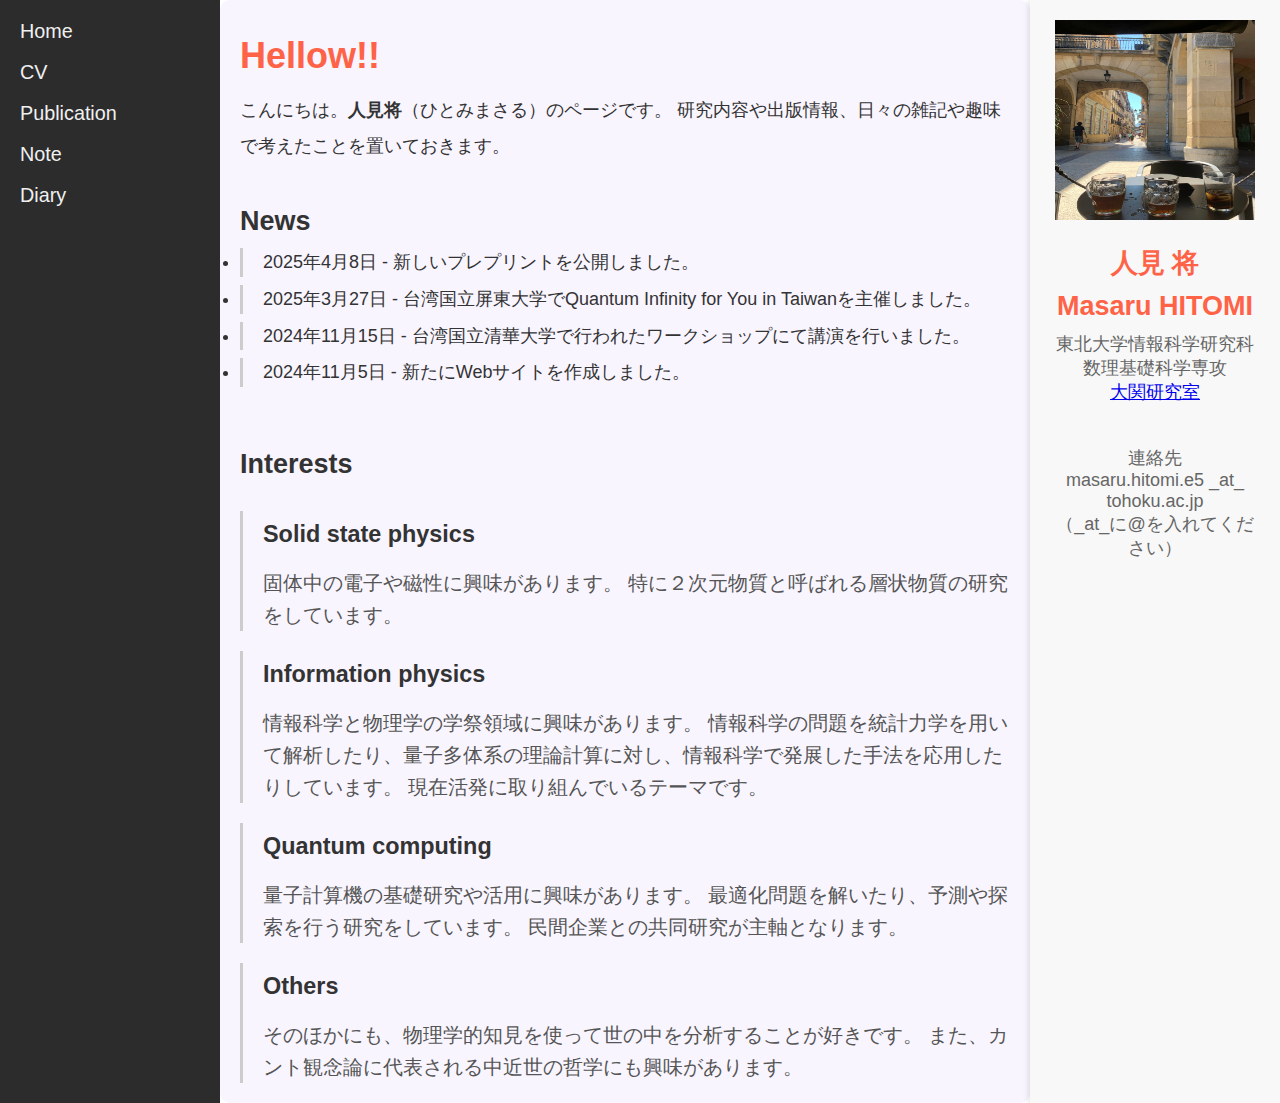
<file: index.html>
<!DOCTYPE html>
<html lang="ja">
<head>
    <!-- Google tag (gtag.js) -->
    <script async src="https://www.googletagmanager.com/gtag/js?id=G-682M34JX3N"></script>
    <script>
      window.dataLayer = window.dataLayer || [];
      function gtag(){dataLayer.push(arguments);}
      gtag('js', new Date());
    
      gtag('config', 'G-682M34JX3N');
    </script>
    
    <meta charset="UTF-8">
    <meta name="viewport" content="width=device-width, initial-scale=1.0">
    <title>My Personal Website</title>
    <link rel="stylesheet" href="stylesheet.css">
</head>
<body>
    <div class="container">
        <!-- サイドバー -->
        <aside class="sidebar">
            <nav>
                <ul>
                    <li><a href="index.html">Home</a></li>
                    <li><a href="cv.html">CV</a></li>
                    <li><a href="publication.html">Publication</a></li>
                    <li><a href="note.html">Note</a></li>
                    <li><a href="diary.html">Diary</a></li>
                </ul>
            </nav>
        </aside>


        <!-- メインコンテンツ -->
        <main class="content">
            <h1>Hellow!!</h1>
            <p>
                こんにちは。<b>人見将</b>（ひとみまさる）のページです。
                研究内容や出版情報、日々の雑記や趣味で考えたことを置いておきます。
            </p>


            <!-- News セクション -->
            <section class="news-section">
                <h2>News</h2>
                <ul id="news-list" class="news-list">
                    <!-- JavaScriptによって動的にニュース項目が追加されます -->
                </ul>
            </section>


            <!-- Interests セクション -->
            <section class="interests-section">
                <h2>Interests</h2>
                
                <!--サブセクション -->
                <div class="interest-subsection">
                    <h3>Solid state physics</h3>
                    <p>
                        固体中の電子や磁性に興味があります。
                        特に２次元物質と呼ばれる層状物質の研究をしています。
                    </p>
                </div>

                <!--サブセクション -->
                <div class="interest-subsection">
                    <h3>Information physics</h3>
                    <p>情報科学と物理学の学祭領域に興味があります。
                        情報科学の問題を統計力学を用いて解析したり、量子多体系の理論計算に対し、情報科学で発展した手法を応用したりしています。
                        現在活発に取り組んでいるテーマです。
                    </p>
                </div>

                <!--サブセクション -->
                <div class="interest-subsection">
                    <h3>Quantum computing</h3>
                    <p>
                        量子計算機の基礎研究や活用に興味があります。
                        最適化問題を解いたり、予測や探索を行う研究をしています。
                        民間企業との共同研究が主軸となります。
                    </p>
                </div>

                <!--サブセクション -->
                <div class="interest-subsection">
                    <h3>Others</h3>
                    <p>
                        そのほかにも、物理学的知見を使って世の中を分析することが好きです。
                        また、カント観念論に代表される中近世の哲学にも興味があります。
                    </p>
                </div>
            </section>
        </main>

        <!-- プロフィールセクション -->
        <aside class="profile">
            <img src="figures/myself.jpg" class="profile-img">
            <h1>人見 将</h1>
            <h1>Masaru HITOMI</h1>
            <p>東北大学情報科学研究科
                <br>
                    数理基礎科学専攻
                </br>
                <a href="https://altema.is.tohoku.ac.jp/" target="_blank">大関研究室</a>
                
            </p>
            <p><br></br></p>
            <p>連絡先
                <br>
                    masaru.hitomi.e5 _at_ tohoku.ac.jp
                </br>
            </p>
            <p>
                （_at_に@を入れてください）
            </p>
        </aside>
    </div>



    <script>
        // ニュースデータ
        const newsItems = [
            { date: '2025年4月8日', text: '新しいプレプリントを公開しました。' },
            { date: '2025年3月27日', text: '台湾国立屏東大学でQuantum Infinity for You in Taiwanを主催しました。' },
            { date: '2024年11月15日', text: '台湾国立清華大学で行われたワークショップにて講演を行いました。' },
            { date: '2024年11月5日', text: '新たにWebサイトを作成しました。' },
            // 追加のニュース項目はこの配列に追記します
        ];

        // ニュース項目を表示
        const newsList = document.getElementById('news-list');
        newsItems.forEach(item => {
            const li = document.createElement('li');
            li.textContent = `${item.date} - ${item.text}`;
            newsList.appendChild(li);
        });
    </script>
</body>
</html>
</file>
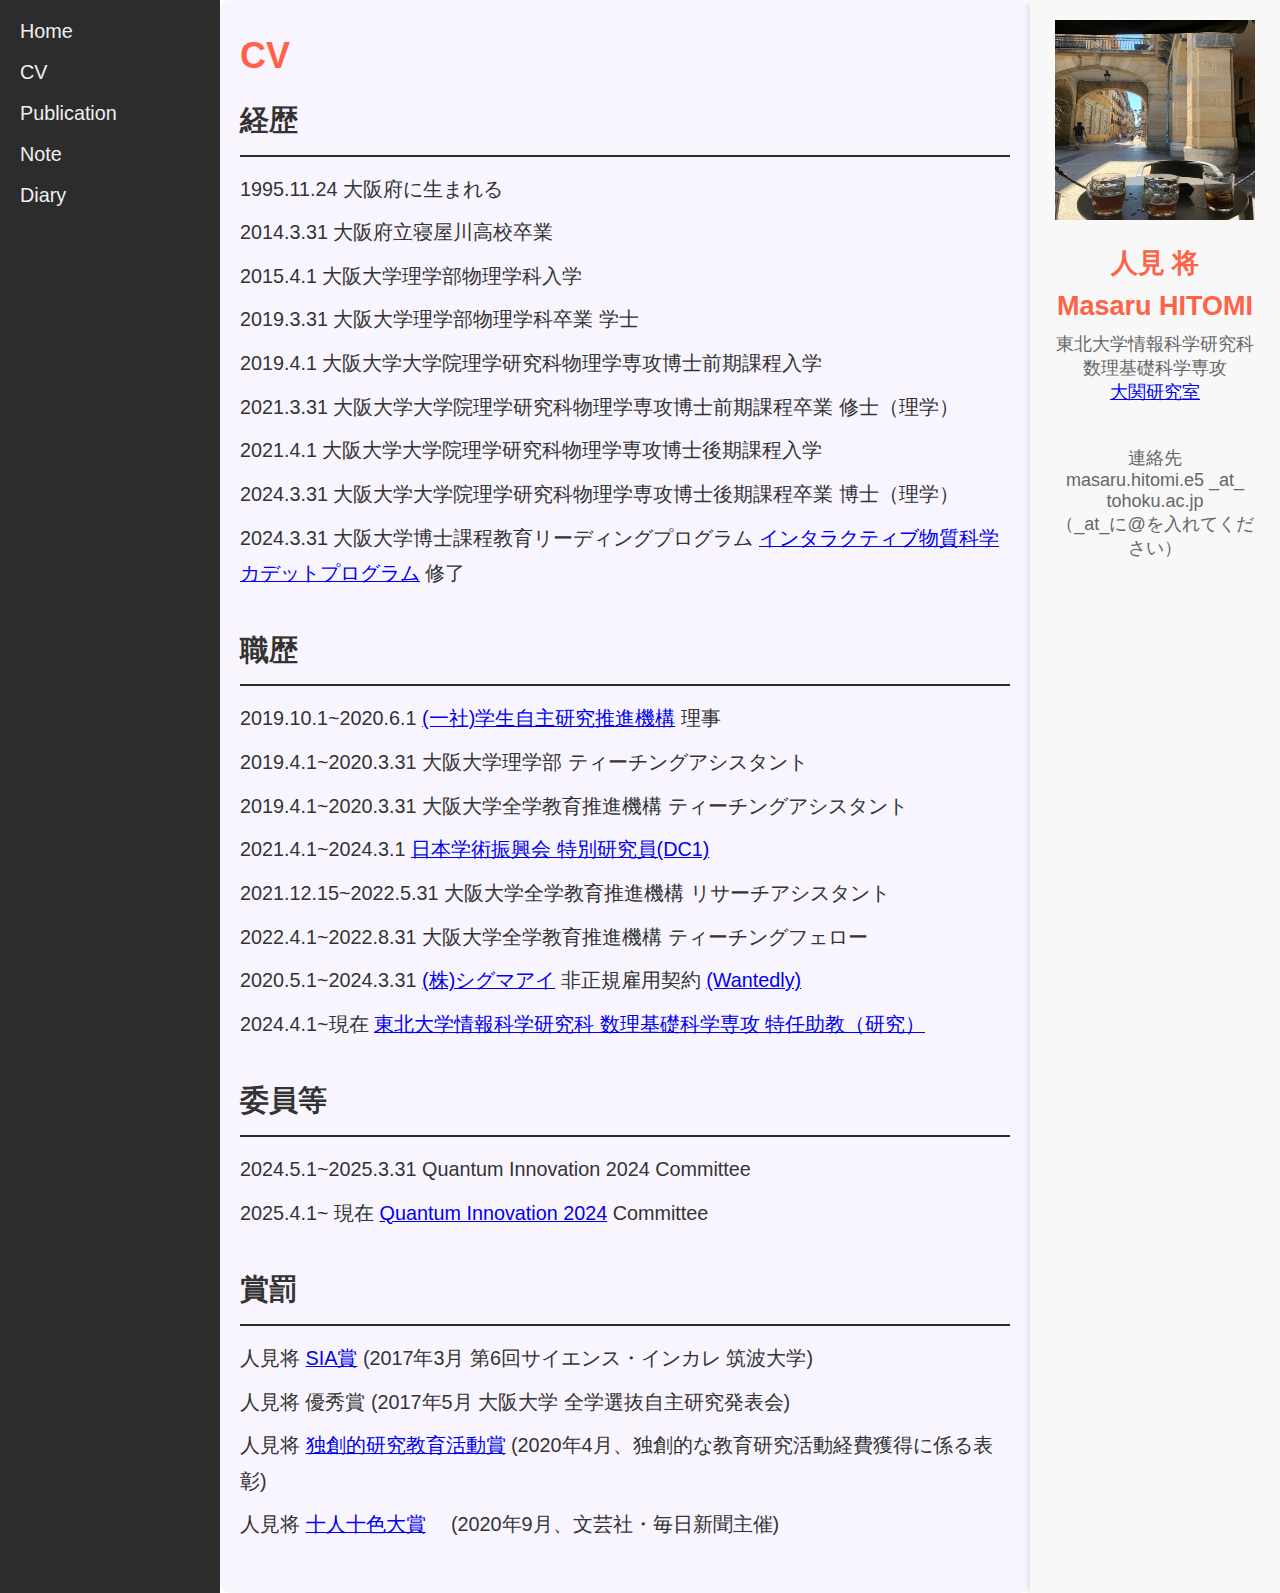
<file: cv.html>
<!DOCTYPE html>
<html lang="ja">
<head>
    <meta charset="UTF-8">
    <meta name="viewport" content="width=device-width, initial-scale=1.0">
    <title>CV</title>
    <link rel="stylesheet" href="stylesheet.css">
</head>
<body>
    <div class="container">
        <aside class="sidebar">
            <nav>
                <ul>
                    <li><a href="index.html">Home</a></li>
                    <li><a href="cv.html">CV</a></li>
                    <li><a href="publication.html">Publication</a></li>
                    <li><a href="note.html">Note</a></li>
                    <li><a href="diary.html">Diary</a></li>
                </ul>
            </nav>
        </aside>
        
        <main class="content">
            <h1>CV</h1>

            <!-- 経歴セクション -->
            <section class="cv-section">
                <h2>経歴</h2>
                <ul>
                    <li>1995.11.24 大阪府に生まれる</li>
                    <li>2014.3.31 大阪府立寝屋川高校卒業</li>
                    <li>2015.4.1 大阪大学理学部物理学科入学</li>
                    <li>2019.3.31 大阪大学理学部物理学科卒業  学士</li>
                    <li>2019.4.1 大阪大学大学院理学研究科物理学専攻博士前期課程入学</li>
                    <li>2021.3.31 大阪大学大学院理学研究科物理学専攻博士前期課程卒業  修士（理学）</li>
                    <li>2021.4.1 大阪大学大学院理学研究科物理学専攻博士後期課程入学</li>
                    <li>2024.3.31 大阪大学大学院理学研究科物理学専攻博士後期課程卒業  博士（理学）</li>
                    <li>2024.3.31 大阪大学博士課程教育リーディングプログラム 
                        <a href="https://www.msc.osaka-u.ac.jp/" target="_blank">インタラクティブ物質科学カデットプログラム</a> 
                        修了
                    </li>
                </ul>
            </section>

            <!-- 職歴セクション -->
            <section class="cv-section">
                <h2>職歴</h2>
                <ul>
                    <li>2019.10.1~2020.6.1 
                        <a href="https://www.sinaps.or.jp/" target="_blank">(一社)学生自主研究推進機構</a> 
                        理事
                    </li>
                    <li>2019.4.1~2020.3.31 大阪大学理学部 ティーチングアシスタント</li>
                    <li>2019.4.1~2020.3.31 大阪大学全学教育推進機構 ティーチングアシスタント</li>
                    <li>2021.4.1~2024.3.1 
                        <a href="https://www.jsps.go.jp/file/storage/general/j-pd/data/saiyo_ichiran/r03/dc1/r3_dc1.pdf" target="_blank">日本学術振興会 特別研究員(DC1)</a>
                    </li>
                    <li>2021.12.15~2022.5.31 大阪大学全学教育推進機構 リサーチアシスタント</li>
                    <li>2022.4.1~2022.8.31 大阪大学全学教育推進機構 ティーチングフェロー</li>
                    <li>2020.5.1~2024.3.31 
                        <a href="https://www.sigmailab.com/" target="_blank">(株)シグマアイ</a> 
                        非正規雇用契約  
                        <a href="https://www.wantedly.com/companies/company_588716/post_articles/433364" target="_blank">(Wantedly)</a>
                    </li>
                    <li>2024.4.1~現在 
                        <a href="https://altema.is.tohoku.ac.jp/" target="_blank">東北大学情報科学研究科 数理基礎科学専攻 特任助教（研究）</a>　
                    </li>
                </ul>
            </section>

            <!-- 経歴セクション -->
            <section class="cv-section">
                <h2>委員等</h2>
                <ul>
                    <li>2024.5.1~2025.3.31
                        <!-- <a href="https://quantum-innovation.riken.jp/" target="_blank">Quantum Innovation 2024</a>  -->
                        Quantum Innovation 2024
                        Committee
                    </li>
                    <li>2025.4.1~ 現在
                        <a href="https://quantum-innovation.riken.jp/QI2025.html" target="_blank">Quantum Innovation 2024</a> 
                        Committee
                    </li>
                </ul>
            </section>

            <!-- 賞罰セクション -->
            <section class="cv-section">
                <h2>賞罰</h2>
                <ul>
                    <li>
                        人見将 
                        <a href="https://www.sci.osaka-u.ac.jp/ja/info/6210/" target="_blank">SIA賞</a> 
                        (2017年3月 第6回サイエンス・インカレ 筑波大学)
                    </li>
                    <li>人見将 
                        優秀賞 
                        (2017年5月 大阪大学 全学選抜自主研究発表会)
                    </li>
                    <li>人見将 
                        <a href="https://www.msc.osaka-u.ac.jp/wp-content/uploads/2020/09/IMSC_Newsletter_24.pdf" target="_blank">独創的研究教育活動賞</a>  
                        (2020年4月、独創的な教育研究活動経費獲得に係る表彰)
                    </li>
                    <li>人見将 
                        <a href="https://www.bungeisha.co.jp/jinsei/result03.jsp" target="_blank">十人十色大賞</a>　
                        (2020年9月、文芸社・毎日新聞主催)
                    </li>
                </ul>
            </section>
        </main>


        <!-- プロフィールセクション -->
        <aside class="profile">
            <img src="figures/myself.jpg" class="profile-img">
            <h1>人見 将</h1>
            <h1>Masaru HITOMI</h1>
            <p>東北大学情報科学研究科
                <br>
                    数理基礎科学専攻
                </br>
                <a href="https://altema.is.tohoku.ac.jp/" target="_blank">大関研究室</a>
                
            </p>
            <p><br></br></p>
            <p>連絡先
                <br>
                    masaru.hitomi.e5 _at_ tohoku.ac.jp
                </br>
            </p>
            <p>
                （_at_に@を入れてください）
            </p>
        </aside>
    </div>
</body>
</html>
</file>
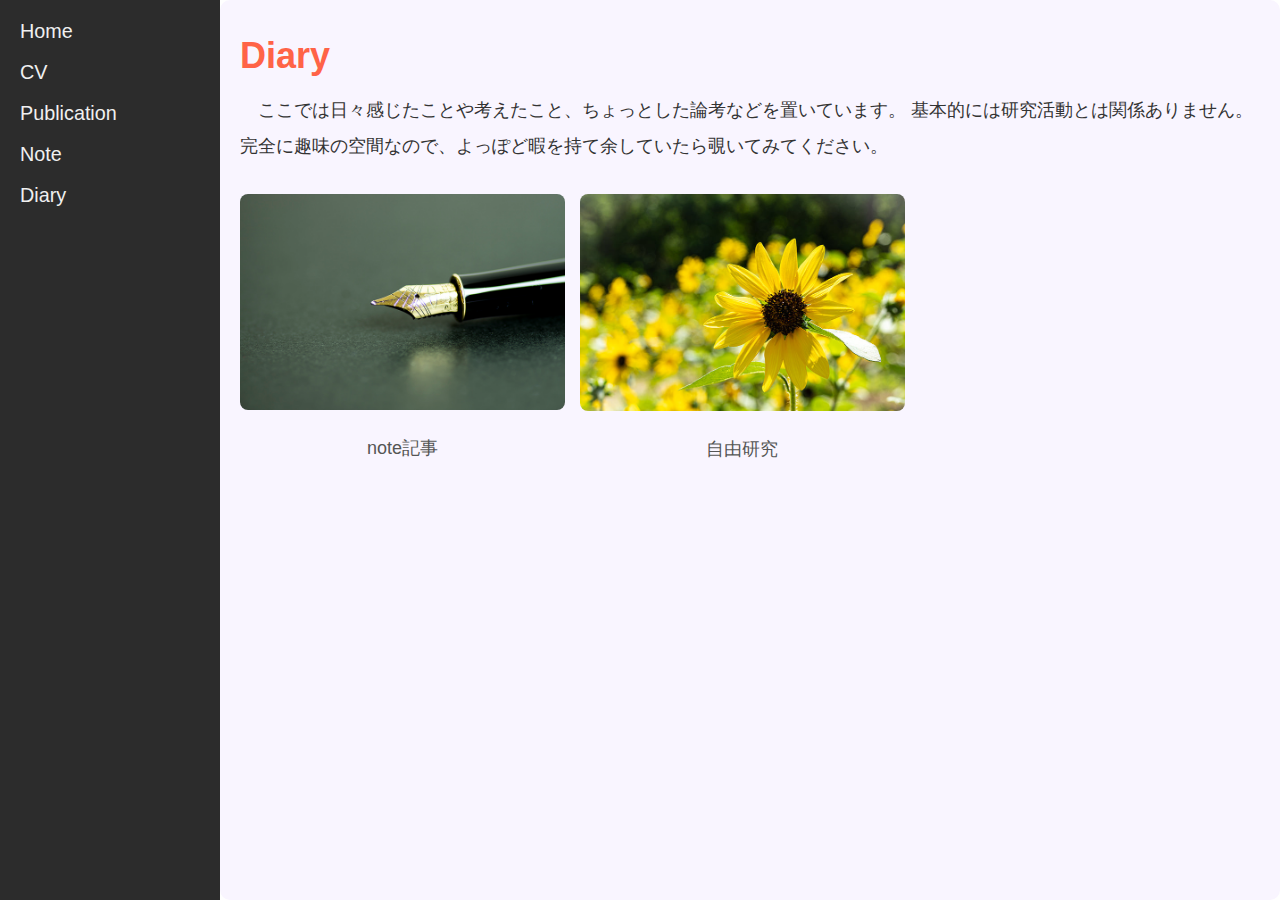
<file: diary.html>
<!DOCTYPE html>
<html lang="ja">
<head>
    <meta charset="UTF-8">
    <meta name="viewport" content="width=device-width, initial-scale=1.0">
    <title>Diary</title>
    <link rel="stylesheet" href="stylesheet.css">
</head>
<body>
    <div class="container">
        <aside class="sidebar">
            <nav>
                <ul>
                    <li><a href="index.html">Home</a></li>
                    <li><a href="cv.html">CV</a></li>
                    <li><a href="publication.html">Publication</a></li>
                    <li><a href="note.html">Note</a></li>
                    <li><a href="diary.html">Diary</a></li>
                </ul>
            </nav>
        </aside>

        <main class="content">
            <h1>Diary</h1>
            <p>
                　ここでは日々感じたことや考えたこと、ちょっとした論考などを置いています。
                基本的には研究活動とは関係ありません。完全に趣味の空間なので、よっぽど暇を持て余していたら覗いてみてください。
            </p>


            <section class="gallery">
                <ul class="gallery-list">
                    <!-- 各写真アイテム（リンク先と画像ファイルを指定） -->
                    <li>
                        <a href="https://note.com/masa_zakki/" target="_blank">
                            <img src="figures/note.jpg" alt="note記事">
                        </a>
                        <figcaption>note記事</figcaption>
                    </li>
                    <li>
                        <a href="freeresearch.html" target="_blank">
                            <img src="figures/himawari.jpg" alt="自由研究">
                        </a>
                        <figcaption>自由研究</figcaption>
                    </li>
                </ul>
            </section>
        </main>
    </div>
</body>
</html>
</file>
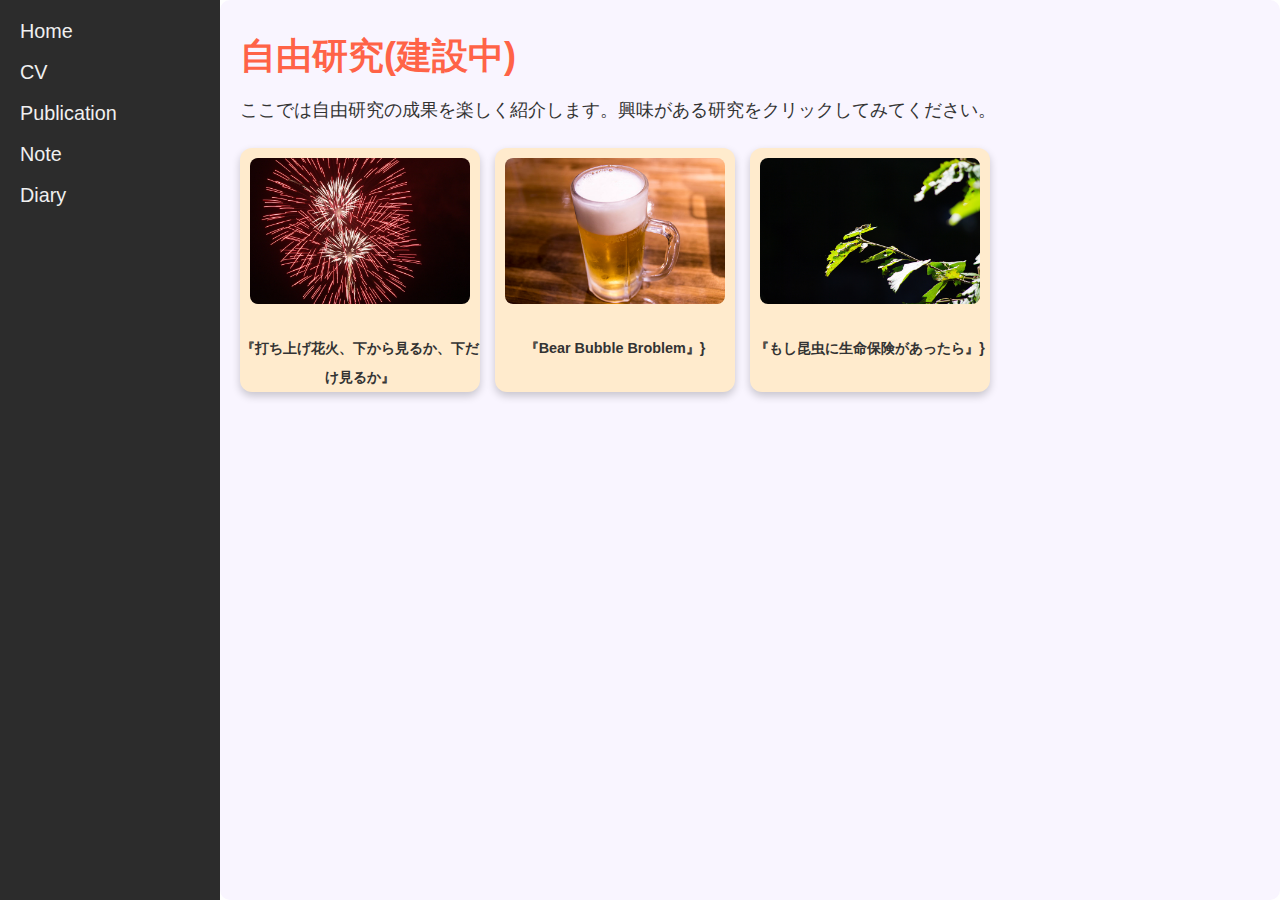
<file: freeresearch.html>
<!DOCTYPE html>
<html lang="ja">
<head>
    <meta charset="UTF-8">
    <meta name="viewport" content="width=device-width, initial-scale=1.0">
    <title>自由研究</title>
    <link rel="stylesheet" href="stylesheet.css">
</head>
<body>
    <div class="container">
        <!-- サイドバー -->
        <aside class="sidebar">
            <nav>
                <ul>
                    <li><a href="index.html">Home</a></li>
                    <li><a href="cv.html">CV</a></li>
                    <li><a href="publication.html">Publication</a></li>
                    <li><a href="note.html">Note</a></li>
                    <li><a href="diary.html">Diary</a></li>
                </ul>
            </nav>
        </aside>

        <!-- メインコンテンツ -->
        <main class="content">
            <h1>自由研究(建設中)</h1>
            <p>ここでは自由研究の成果を楽しく紹介します。興味がある研究をクリックしてみてください。</p>
            <section class="research-gallery">
                <ul class="research-list">
                    <li>
                        <a href="" target="_blank">
                            <figure>
                                <img src="figures/hanabi.jpg" alt="">
                            </figure>
                        </a>
                        <figcaption>『打ち上げ花火、下から見るか、下だけ見るか』</figcaption>
                    </li>
                    <li>
                        <a href="" target="_blank">
                            <figure>
                                <img src="figures/bear.jpg" alt="">
                            </figure>
                        </a>
                        <figcaption>『Bear Bubble Broblem』}</figcaption>
                    </li>
                    <li>
                        <a href="" target="_blank">
                            <figure>
                                <img src="figures/tombo.jpg" alt="">
                            </figure>
                        </a>
                        <figcaption>『もし昆虫に生命保険があったら』}</figcaption>
                    </li>
                </ul>
            </section>
        </main>
    </div>
</body>
</html>
</file>
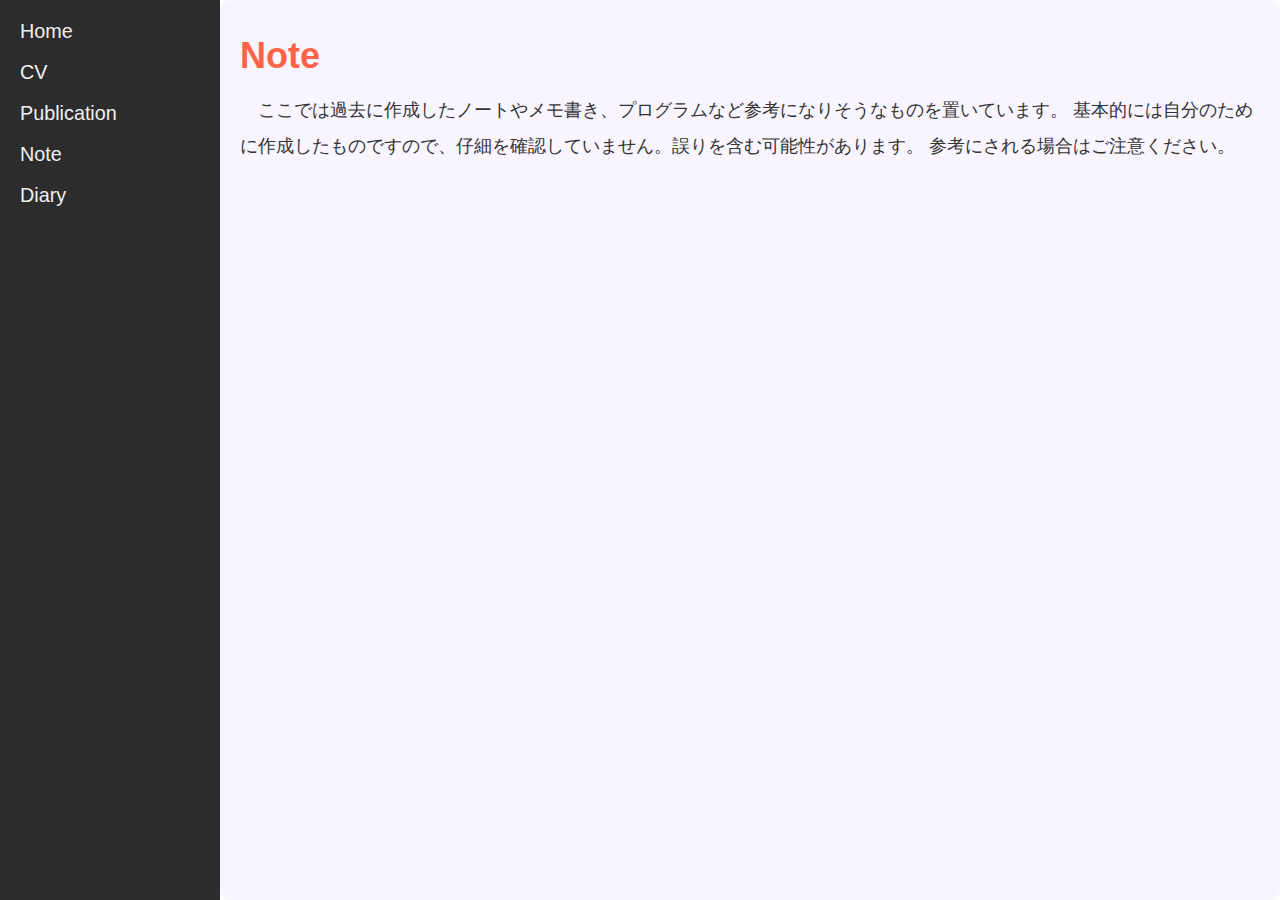
<file: note.html>
<!DOCTYPE html>
<html lang="ja">
<head>
    <meta charset="UTF-8">
    <meta name="viewport" content="width=device-width, initial-scale=1.0">
    <title>Note</title>
    <link rel="stylesheet" href="stylesheet.css">
</head>
<body>
    <div class="container">
        <aside class="sidebar">
            <nav>
                <ul>
                    <li><a href="index.html">Home</a></li>
                    <li><a href="cv.html">CV</a></li>
                    <li><a href="publication.html">Publication</a></li>
                    <li><a href="note.html">Note</a></li>
                    <li><a href="diary.html">Diary</a></li>
                </ul>
            </nav>
        </aside>

        <main class="content">
            <h1>Note</h1>
            <p>
                　ここでは過去に作成したノートやメモ書き、プログラムなど参考になりそうなものを置いています。
                基本的には自分のために作成したものですので、仔細を確認していません。誤りを含む可能性があります。
                参考にされる場合はご注意ください。
            </p>
        </main>
    </div>
</body>
</html>
</file>
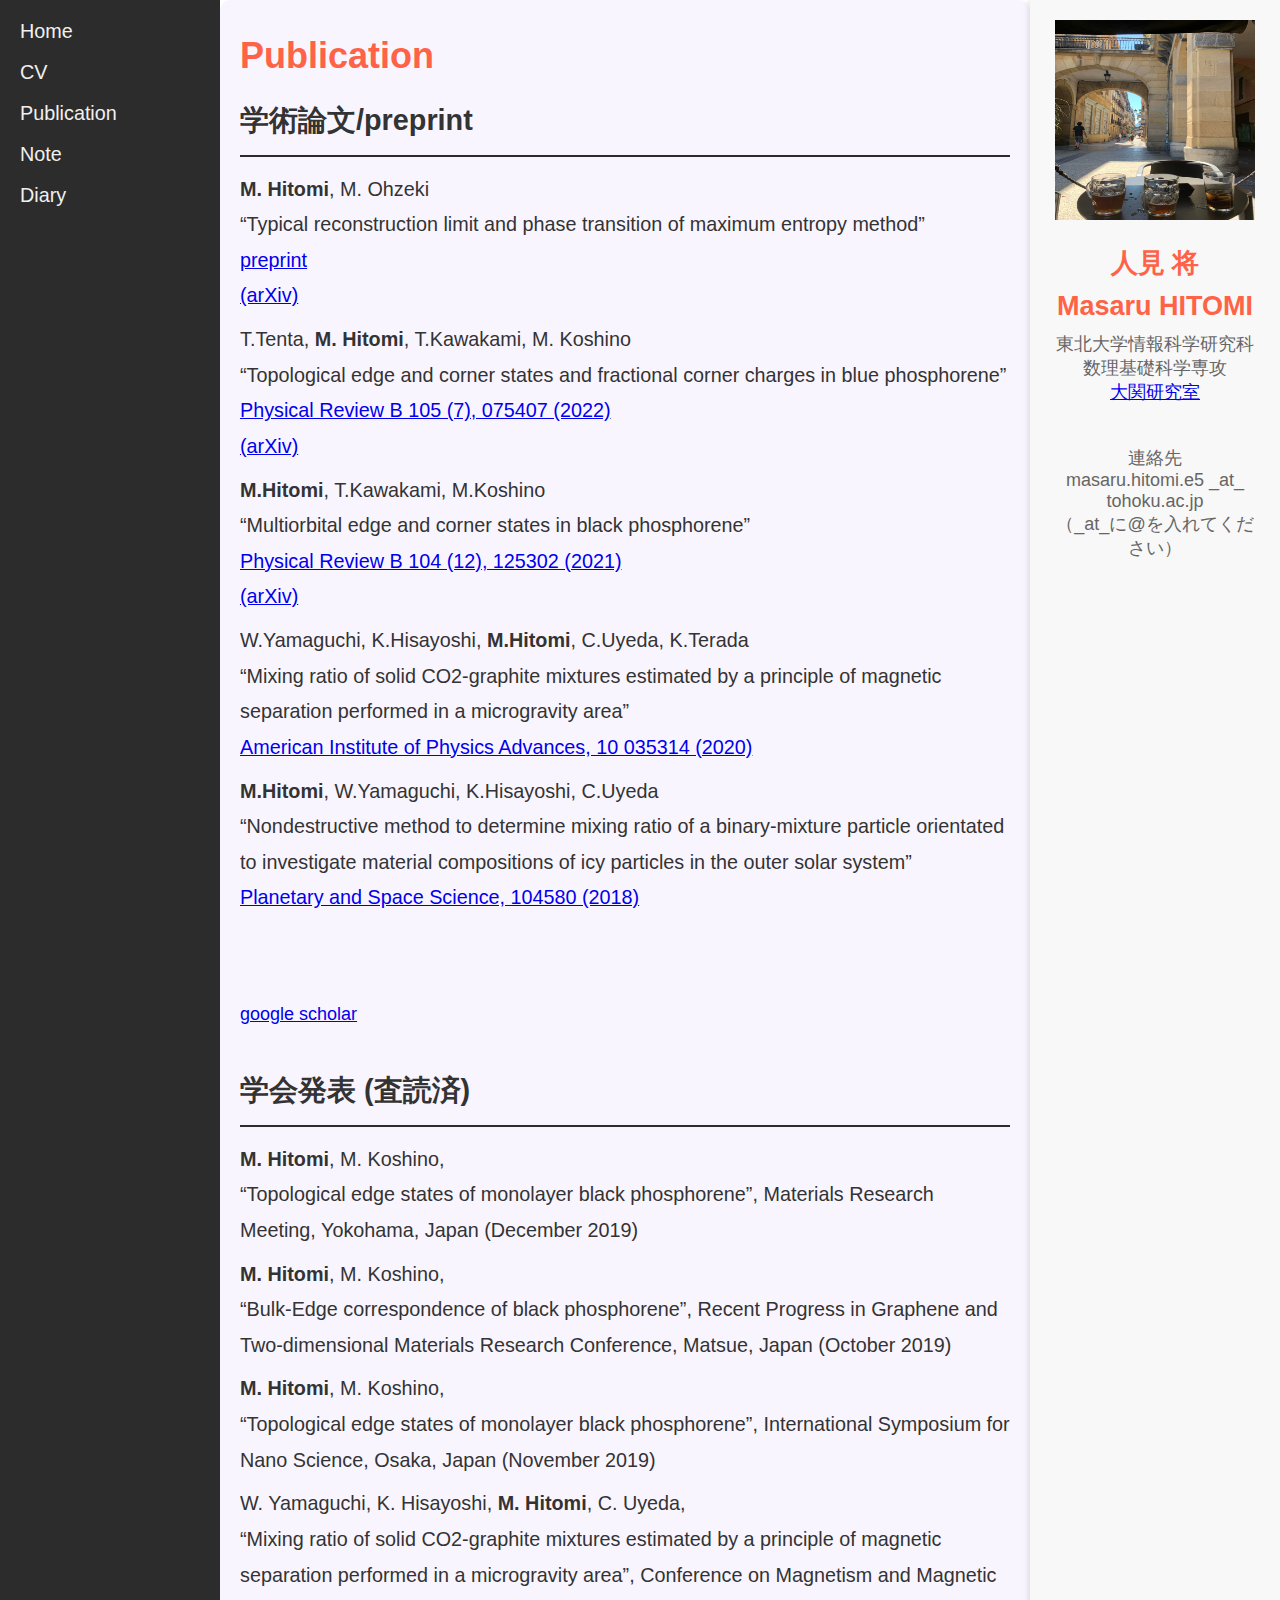
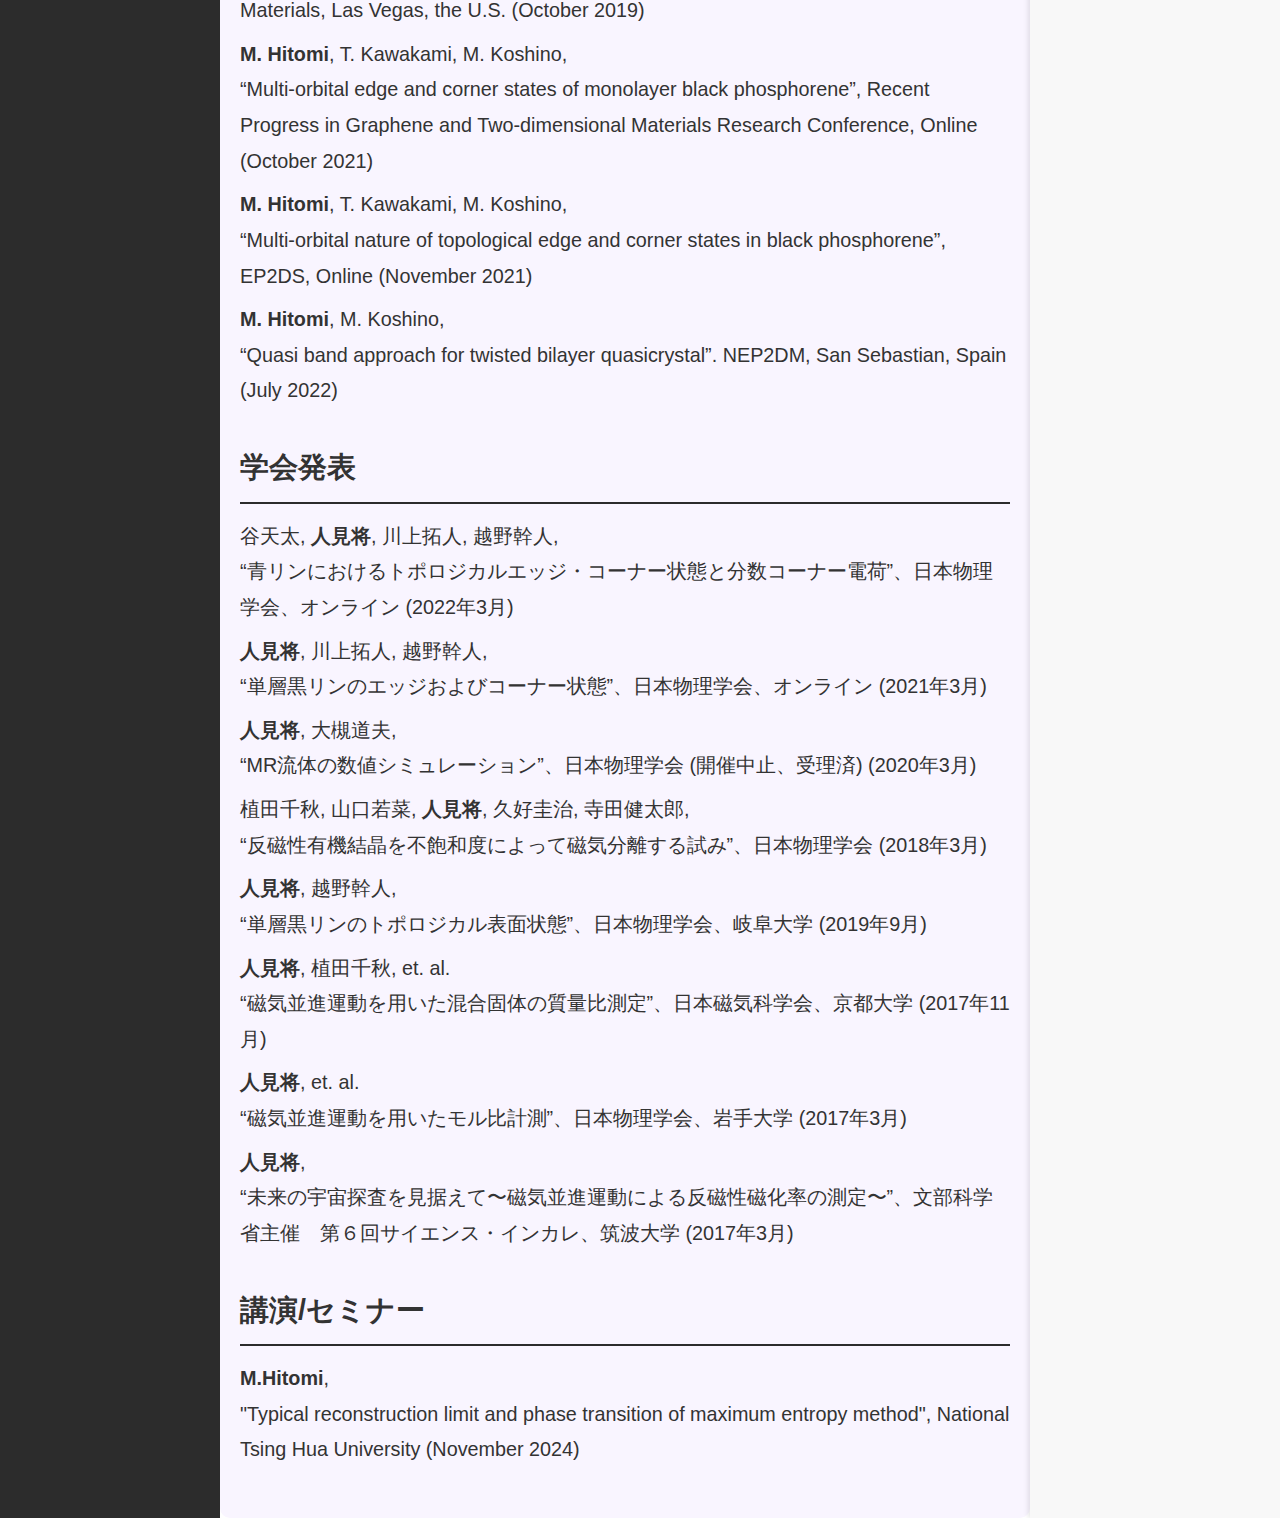
<file: publication.html>
<!DOCTYPE html>
<html lang="ja">
<head>
    <meta charset="UTF-8">
    <meta name="viewport" content="width=device-width, initial-scale=1.0">
    <title>Publication</title>
    <link rel="stylesheet" href="stylesheet.css">
</head>
<body>
    <div class="container">
        <aside class="sidebar">
            <nav>
                <ul>
                    <li><a href="index.html">Home</a></li>
                    <li><a href="cv.html">CV</a></li>
                    <li><a href="publication.html">Publication</a></li>
                    <li><a href="note.html">Note</a></li>
                    <li><a href="diary.html">Diary</a></li>
                </ul>
            </nav>
        </aside>



        <main class="content">
            <h1>Publication</h1>
            <!-- 学術論文セクション -->
            <section class="pub-section">
                <h2>学術論文/preprint</h2>
                <ul id="paper-list"></ul>
            
                <p><br></br>
                <a href="https://scholar.google.com/citations?user=wOO2ew0AAAAJ&hl=ja&oi=ao" target="_blank">
                    google scholar
                </a>
                </p>
            
                <script>
                const publications = [
                    {
                    authors: "<strong>M. Hitomi</strong>, M. Ohzeki",
                    title: "Typical reconstruction limit and phase transition of maximum entropy method",
                    link: "http://arxiv.org/abs/2504.03095",
                    journal: "preprint",
                    extra: '<a href="http://arxiv.org/abs/2504.03095" target="_blank">(arXiv)</a>'
                    },
                    {
                    authors: "T.Tenta, <strong>M. Hitomi</strong>, T.Kawakami, M. Koshino",
                    title: "Topological edge and corner states and fractional corner charges in blue phosphorene",
                    link: "https://journals.aps.org/prb/abstract/10.1103/PhysRevB.105.075407",
                    journal: "Physical Review B 105 (7), 075407 (2022)",
                    extra: '<a href="https://arxiv.org/abs/2112.11735" target="_blank">(arXiv)</a>'
                    },
                    {
                    authors: "<strong>M.Hitomi</strong>, T.Kawakami, M.Koshino",
                    title: "Multiorbital edge and corner states in black phosphorene",
                    link: "https://journals.aps.org/prb/abstract/10.1103/PhysRevB.104.125302",
                    journal: "Physical Review B 104 (12), 125302 (2021)",
                    extra: '<a href="https://arxiv.org/abs/2105.05402" target="_blank">(arXiv)</a>'
                    },
                    {
                    authors: "W.Yamaguchi, K.Hisayoshi, <strong>M.Hitomi</strong>, C.Uyeda, K.Terada",
                    title: "Mixing ratio of solid CO2-graphite mixtures estimated by a principle of magnetic separation performed in a microgravity area",
                    link: "https://pubs.aip.org/aip/adv/article/10/3/035314/1037596/Detection-of-mixing-ratio-of-binary-mixture",
                    journal: "American Institute of Physics Advances, 10 035314 (2020)"
                    },
                    {
                    authors: "<strong>M.Hitomi</strong>, W.Yamaguchi, K.Hisayoshi, C.Uyeda",
                    title: "Nondestructive method to determine mixing ratio of a binary-mixture particle orientated to investigate material compositions of icy particles in the outer solar system",
                    link: "https://www.sciencedirect.com/science/article/abs/pii/S0032063317305020",
                    journal: "Planetary and Space Science, 104580 (2018)"
                    }
                ];
            
                const list = document.getElementById("paper-list");
                publications.forEach(pub => {
                    const li = document.createElement("li");
                    li.innerHTML = `
                    ${pub.authors}<br>
                    “${pub.title}”<br>
                    <a href="${pub.link}" target="_blank">${pub.journal}</a>
                    ${pub.extra ? '<br>' + pub.extra : ''}
                    `;
                    list.appendChild(li);
                });
                </script>
            </section>
  



            <!-- 国際学会発表セクション -->
            <section class="pub-section">
                <h2>学会発表 (査読済)</h2>
                <ul>
                    <li><strong>M. Hitomi</strong>, M. Koshino, 
                        <br>
                            “Topological edge states of monolayer black phosphorene”, 
                            Materials Research Meeting, Yokohama, Japan (December 2019)
                        </br>
                    </li>
                    <li><strong>M. Hitomi</strong>, M. Koshino, 
                        <br>
                            “Bulk-Edge correspondence of black phosphorene”, 
                            Recent Progress in Graphene and Two-dimensional Materials Research Conference, Matsue, Japan (October 2019)
                        </br>
                    </li>
                    <li><strong>M. Hitomi</strong>, M. Koshino, 
                        <br>
                            “Topological edge states of monolayer black phosphorene”, 
                            International Symposium for Nano Science, Osaka, Japan (November 2019)
                        </br>
                    </li>
                    <li>W. Yamaguchi, K. Hisayoshi, <strong>M. Hitomi</strong>, C. Uyeda, 
                        <br>
                            “Mixing ratio of solid CO2-graphite mixtures estimated by a principle of magnetic separation performed in a microgravity area”, 
                            Conference on Magnetism and Magnetic Materials, Las Vegas, the U.S. (October 2019)
                        </br>
                    </li>
                    <li><strong>M. Hitomi</strong>, T. Kawakami, M. Koshino, 
                        <br>
                            “Multi-orbital edge and corner states of monolayer black phosphorene”, 
                            Recent Progress in Graphene and Two-dimensional Materials Research Conference, Online (October 2021)
                        </br>
                    </li>
                    <li><strong>M. Hitomi</strong>, T. Kawakami, M. Koshino, 
                        <br>
                            “Multi-orbital nature of topological edge and corner states in black phosphorene”, 
                            EP2DS, Online (November 2021)
                        </br>
                    </li>
                    <li><strong>M. Hitomi</strong>, M. Koshino, 
                        <br>
                            “Quasi band approach for twisted bilayer quasicrystal”. 
                            NEP2DM, San Sebastian, Spain (July 2022)
                        </br>
                    </li>
                </ul>
            </section>



            <!-- 国内学会発表セクション -->
            <section class="pub-section">
                <h2>学会発表</h2>
                <ul>
                    <li>谷天太, <strong>人見将</strong>, 川上拓人, 越野幹人, 
                        <br>
                            “青リンにおけるトポロジカルエッジ・コーナー状態と分数コーナー電荷”、日本物理学会、オンライン (2022年3月)
                        </br>
                    </li>
                    <li><strong>人見将</strong>, 川上拓人, 越野幹人, 
                        <br>
                            “単層黒リンのエッジおよびコーナー状態”、日本物理学会、オンライン (2021年3月)
                        </br>
                    </li>
                    <li><strong>人見将</strong>, 大槻道夫, 
                        <br>
                            “MR流体の数値シミュレーション”、日本物理学会 (開催中止、受理済) (2020年3月)
                        </br>
                    </li>
                    <li>植田千秋, 山口若菜, <strong>人見将</strong>, 久好圭治, 寺田健太郎, 
                        <br>
                            “反磁性有機結晶を不飽和度によって磁気分離する試み”、日本物理学会 (2018年3月)
                        </br>
                    </li>                    
                    <li><strong>人見将</strong>, 越野幹人, 
                        <br>
                            “単層黒リンのトポロジカル表面状態”、日本物理学会、岐阜大学 (2019年9月)
                        </br>
                    </li>
                    <li><strong>人見将</strong>, 植田千秋, et. al. 
                        <br>
                            “磁気並進運動を用いた混合固体の質量比測定”、日本磁気科学会、京都大学 (2017年11月)
                        </br>
                    </li>
                    <li><strong>人見将</strong>, et. al. 
                        <br>
                            “磁気並進運動を用いたモル比計測”、日本物理学会、岩手大学 (2017年3月)
                        </br>
                    </li>
                    <li><strong>人見将</strong>, 
                        <br>
                            “未来の宇宙探査を見据えて〜磁気並進運動による反磁性磁化率の測定〜”、文部科学省主催　第６回サイエンス・インカレ、筑波大学 (2017年3月)
                        </br>
                    </li>
                </ul>
            </section>



            <!-- 講演セクション -->
            <section class="pub-section">
                <h2>講演/セミナー</h2>
                <ul>
                    <li><strong>M.Hitomi</strong>, 
                        <br>
                            "Typical reconstruction limit and phase transition of maximum entropy method", 
                            National Tsing Hua University (November 2024)
                        </br>
                    </li>
                </ul>
            </section>
        </main>




        <!-- プロフィールセクション -->
        <aside class="profile">
            <img src="figures/myself.jpg" class="profile-img">
            <h1>人見 将</h1>
            <h1>Masaru HITOMI</h1>
            <p>東北大学情報科学研究科
                <br>
                    数理基礎科学専攻
                </br>
                <a href="https://altema.is.tohoku.ac.jp/" target="_blank">大関研究室</a>
                
            </p>
            <p><br></br></p>
            <p>連絡先
                <br>
                    masaru.hitomi.e5 _at_ tohoku.ac.jp
                </br>
            </p>
            <p>
                （_at_に@を入れてください）
            </p>
        </aside>
    </div>
</body>
</html>
</file>
<file: stylesheet.css>
/* 全体のスタイル設定 */

/* 基本スタイル（PC向け） */
body {
    font-size: 18px;
}
  
/* スマートフォン向けスタイル（画面幅600px以下） */
@media screen and (max-width: 600px) {
    body {
      font-size: 16px;
    }
    .container {
      width: 95%;
      margin: auto;
    }
}

img {
    max-width: 100%;
    height: auto;
}
  
table {
    width: 100%;
    overflow-x: auto;
    display: block;
}

  

* {
    margin: 0;
    padding: 0;
    box-sizing: border-box;
    font-family: 'Helvetica Neue', Arial, sans-serif;
}

/* 全体レイアウト */
.container {
    display: flex;
    min-height: 100vh;
}

/* サイドバーのスタイル */
.sidebar {
    width: 220px;
    background-color: #2c2c2c;
    color: #f0f0f0;
    padding: 20px;
}

.sidebar h2 {
    font-size: 1.5em;
    margin-bottom: 1em;
}

.sidebar ul {
    list-style: none;
}

.sidebar ul li {
    margin-bottom: 1em;
}

.sidebar ul li a {
    color: #f0f0f0;
    text-decoration: none;
    font-size: 1.1em;
    transition: color 0.3s;
}

.sidebar ul li a:hover {
    color: #a0a0a0;
}

/* メインコンテンツのスタイル */
.content {
    flex: 1;
    padding: 40px;
    background-color: #ffffff;
    color: #333333;
    line-height: 2.0;
    /* margin-bottom: 30px; */
}

/* NewsセクションとInterestsセクションのスタイル */
.news-section, .interests-section {
    margin-top: 30px;
}

/* NewsとInterests間の余白を調整 */
.interests-section {
    margin-top: 50px;  /* 上部の余白を増加 */
}

/* NewsセクションとInterestsセクションのスタイル */
.news-section, .interests-section {
    margin-top: 30px;
}

/* NewsとInterestsの間の余白を調整 */
.interests-section {
    margin-top: 50px;  /* 上部の余白を増加 */
}

/* Newsリスト項目のインデント */
.news-list li {
    padding-left: 20px;       /* 左側にインデントを追加 */
    border-left: 3px solid #cccccc; /* 左にラインを追加してインデントを強調（任意） */
    margin-bottom: 8px;       /* 各ニュース項目間に余白を追加 */
    line-height: 1.6;         /* 行間を調整して読みやすく */
}

/* Interestsセクションのサブセクションスタイル */
.interest-subsection {
    margin-top: 20px;
    padding-left: 20px;       /* 左側にインデントを追加 */
    border-left: 3px solid #cccccc; /* 左にラインを追加してインデントを強調（任意） */
}

.interest-subsection h3 {
    font-size: 1.3em;
    color: #333333;
    margin-bottom: 10px;
}

.interest-subsection p {
    font-size: 1.1em;
    line-height: 1.6;
    color: #555555;
}


/* プロフィールセクションのスタイル */
.profile {
    width: 250px;
    background-color: #f8f8f8;
    color: #333333;
    padding: 20px;
    text-align: center;
    box-shadow: -2px 0 5px rgba(0, 0, 0, 0.1);
}

.profile-img {
    width: 200px;
    height: 200px;
    /* border-radius: 50%; */
    margin-bottom: 20px;
}

.profile h1 {
    font-size: 1.5em;
    margin-bottom: 10px;
}

.profile p {
    font-size: 1em;
    color: #666666;
}

/* CVセクションのスタイル */
.cv-section {
    margin-bottom: 30px;
}

.cv-section h2 {
    font-size: 1.6em;
    border-bottom: 2px solid #2c2c2c;
    padding-bottom: 5px;
    margin-bottom: 15px;
}

.cv-section ul {
    list-style: none;
    padding-left: 0;
}

.cv-section li {
    font-size: 1.1em;
    line-height: 1.8;
    margin-bottom: 8px;
}

/* Publicationセクションのスタイル */
.pub-section {
    margin-bottom: 30px;
}

.pub-section h2 {
    font-size: 1.6em;
    border-bottom: 2px solid #2c2c2c;
    padding-bottom: 5px;
    margin-bottom: 15px;
}

.pub-section ul {
    list-style: none;
    padding-left: 0;
}

.pub-section li {
    font-size: 1.1em;
    line-height: 1.8;
    margin-bottom: 8px;
}



/* ギャラリー全体のスタイル */
.gallery {
    margin-top: 30px;
}

.gallery-list {
    display: flex;
    flex-wrap: wrap;  /* 行を超えた場合に折り返し */
    list-style: none;
    padding-left: 0;
    gap: 15px;  /* 各写真間のスペース */
}

.gallery-list li {
    flex: 1 1 calc(33.333% - 15px);  /* 横に3列並べる */
    max-width: calc(33.333% - 15px); /* 各写真の最大幅 */
}

.gallery-list li figure {
    margin: 0;
    padding: 0;
    text-align: center; /* 画像とキャプションを中央揃え */
}

.gallery-list li img {
    width: 100%;
    height: auto;
    border-radius: 8px;
    transition: transform 0.3s ease;
}

.gallery-list li img:hover {
    transform: scale(1.05);
}

/* キャプションのスタイル */
.gallery-list li figcaption {
    margin-top: 8px;          /* 画像とキャプションの間に余白 */
    font-size: 1em;
    color: #555555;
    text-align: center; /* キャプションを中央揃え */
}




/* 自由研究ページのスタイル */
.content {
    background-color: #f9f5ff; /* 明るい背景色 */
    padding: 20px;
    border-radius: 10px;
}

h1 {
    font-size: 2em;
    color: #ff6347; /* 明るくポップなタイトルカラー */
}
/* ギャラリー全体のスタイル */
.research-gallery {
    margin-top: 20px;
}

.research-list {
    display: flex;
    flex-wrap: wrap;  /* 複数行に対応して折り返し */
    list-style: none;
    padding-left: 0;
    gap: 15px; /* 各写真間のスペース */
}

.research-list li {
    flex: 1 1 calc(25% - 15px);  /* 各画像を4列表示 */
    max-width: calc(25% - 15px);
    text-align: center;
    background-color: #ffebcd;  /* 明るい背景色 */
    border-radius: 12px;
    box-shadow: 0px 4px 8px rgba(0, 0, 0, 0.2); /* 影で浮き上がる効果 */
    transition: transform 0.2s ease;
}

.research-list li:hover {
    transform: scale(1.05); /* ホバー時に拡大 */
}

.research-list li figure {
    margin: 0;
    padding: 10px;
}

.research-list li img {
    width: 100%; /* コンテナ幅に収まるよう調整 */
    height: auto;
    border-radius: 8px;
}

.research-list li figcaption {
    margin-top: 8px;
    font-size: 0.8em;
    color: #333333;
    font-weight: bold;
    text-align: center;
}
</file>
